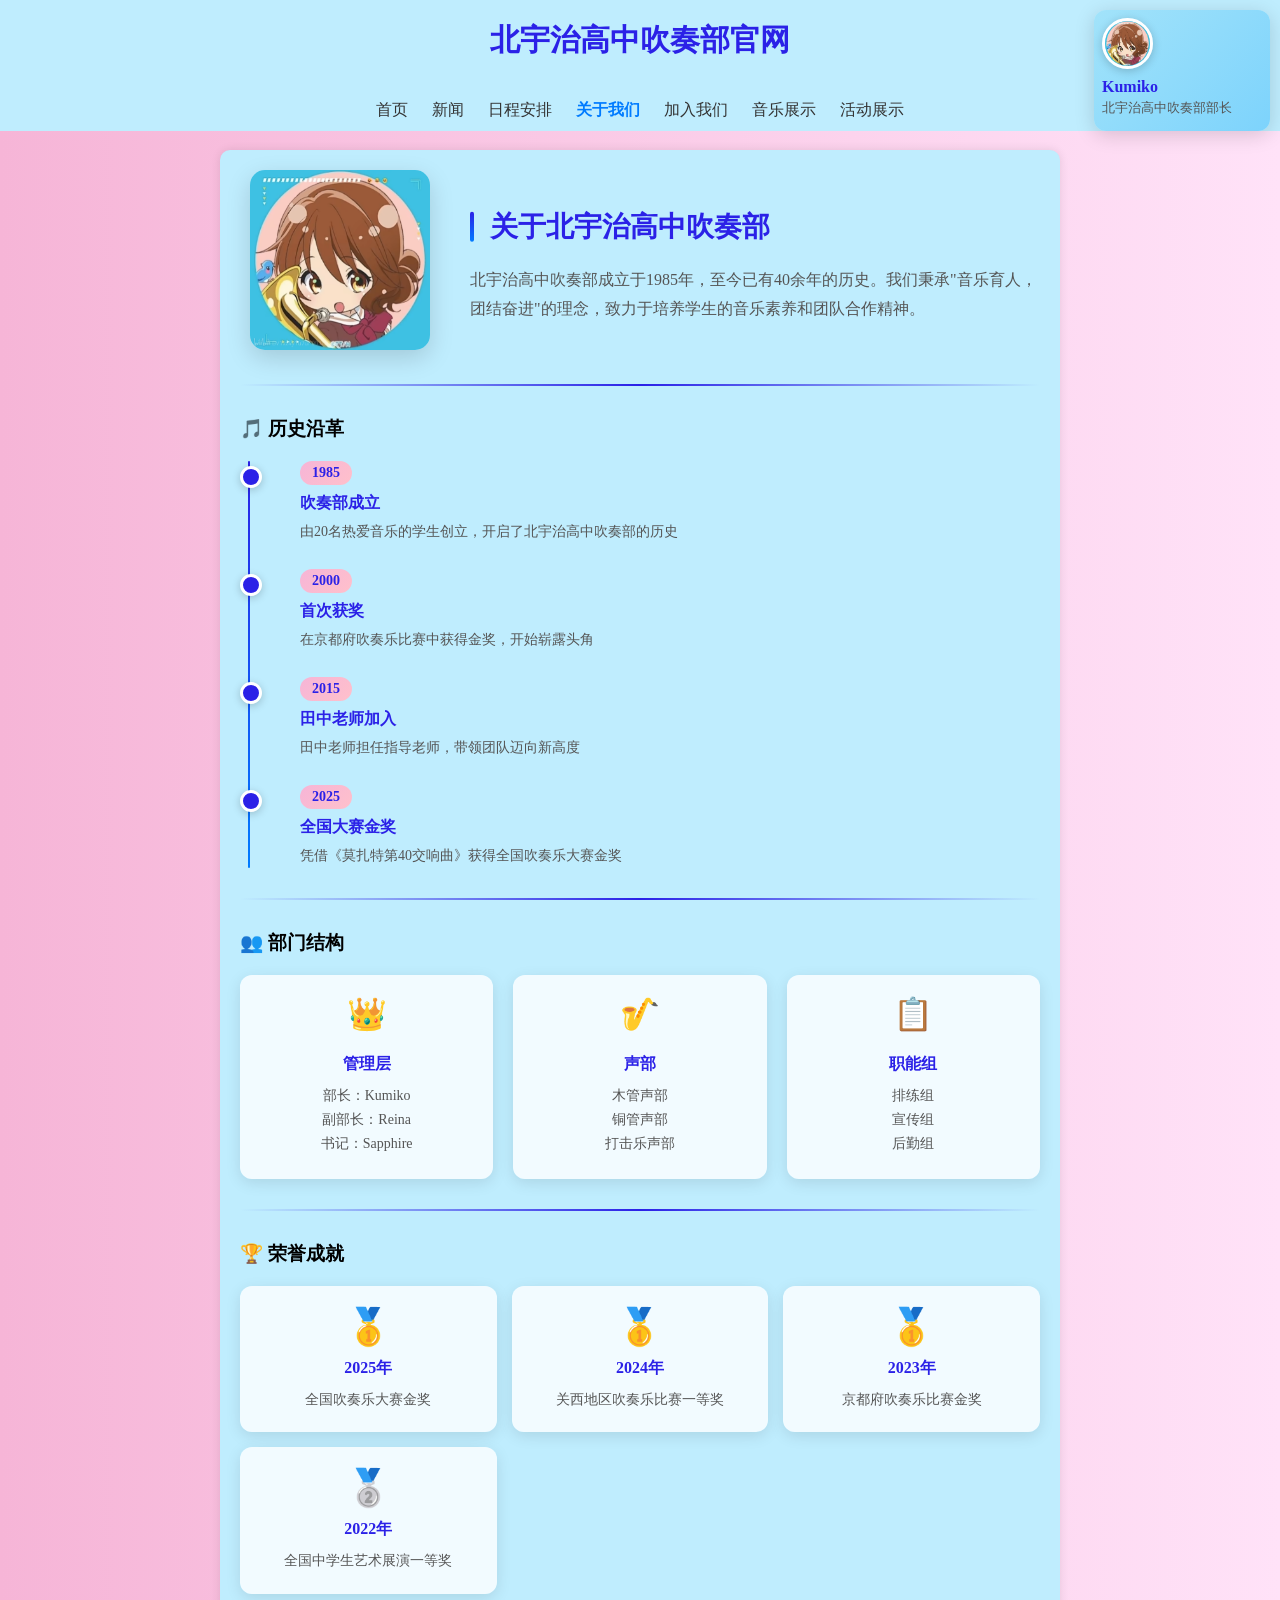
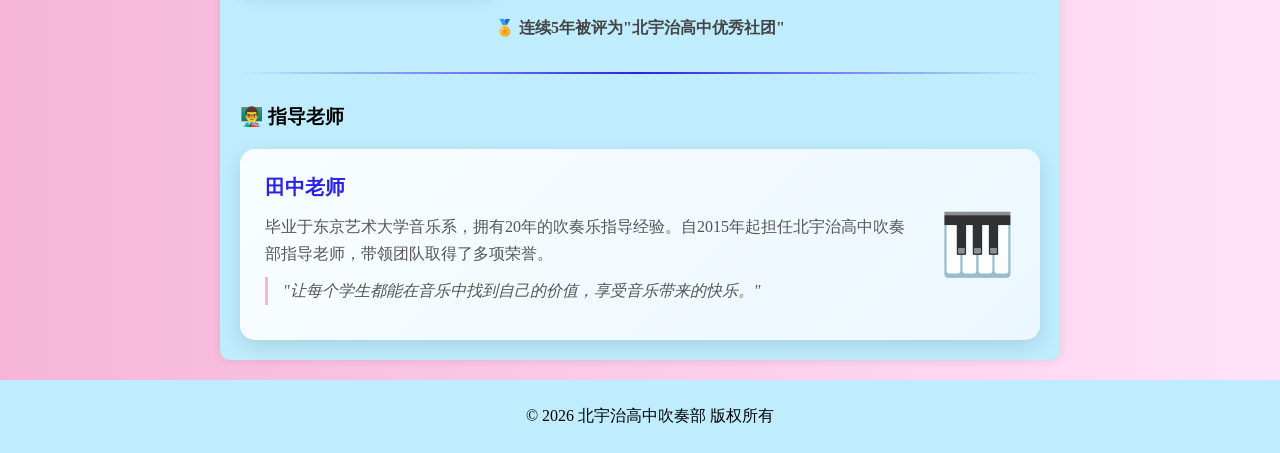
<file: about.html>
<!DOCTYPE html>
<html lang="zh-CN">
<head>
    <meta charset="UTF-8">
    <meta name="viewport" content="width=device-width, initial-scale=1.0">
    <title>关于我们 - 北宇治高中吹奏部官网</title>
    <link rel="stylesheet" href="styles.css">
</head>
<body>
    <div id="header-container"></div>
    
    <div class="main animate-fade-in">
        <div class="about-hero">
            <div class="about-image">
                <img src="images/kumiko_avatar.png" alt="吹奏部活动" class="about-img">
            </div>
            <div class="about-intro">
                <h2>关于北宇治高中吹奏部</h2>
                <p>北宇治高中吹奏部成立于1985年，至今已有40余年的历史。我们秉承"音乐育人，团结奋进"的理念，致力于培养学生的音乐素养和团队合作精神。</p>
            </div>
        </div>

        <div class="section-divider"></div>

        <section class="about-section">
            <h3>🎵 历史沿革</h3>
            <div class="timeline">
                <div class="timeline-item">
                    <div class="timeline-year">1985</div>
                    <div class="timeline-content">
                        <h4>吹奏部成立</h4>
                        <p>由20名热爱音乐的学生创立，开启了北宇治高中吹奏部的历史</p>
                    </div>
                </div>
                <div class="timeline-item">
                    <div class="timeline-year">2000</div>
                    <div class="timeline-content">
                        <h4>首次获奖</h4>
                        <p>在京都府吹奏乐比赛中获得金奖，开始崭露头角</p>
                    </div>
                </div>
                <div class="timeline-item">
                    <div class="timeline-year">2015</div>
                    <div class="timeline-content">
                        <h4>田中老师加入</h4>
                        <p>田中老师担任指导老师，带领团队迈向新高度</p>
                    </div>
                </div>
                <div class="timeline-item">
                    <div class="timeline-year">2025</div>
                    <div class="timeline-content">
                        <h4>全国大赛金奖</h4>
                        <p>凭借《莫扎特第40交响曲》获得全国吹奏乐大赛金奖</p>
                    </div>
                </div>
            </div>
        </section>

        <div class="section-divider"></div>

        <section class="about-section">
            <h3>👥 部门结构</h3>
            <div class="structure">
                <div class="structure-item card-hover">
                    <div class="structure-icon">👑</div>
                    <h4>管理层</h4>
                    <ul>
                        <li>部长：Kumiko</li>
                        <li>副部长：Reina</li>
                        <li>书记：Sapphire</li>
                    </ul>
                </div>
                <div class="structure-item card-hover">
                    <div class="structure-icon">🎷</div>
                    <h4>声部</h4>
                    <ul>
                        <li>木管声部</li>
                        <li>铜管声部</li>
                        <li>打击乐声部</li>
                    </ul>
                </div>
                <div class="structure-item card-hover">
                    <div class="structure-icon">📋</div>
                    <h4>职能组</h4>
                    <ul>
                        <li>排练组</li>
                        <li>宣传组</li>
                        <li>后勤组</li>
                    </ul>
                </div>
            </div>
        </section>

        <div class="section-divider"></div>

        <section class="about-section">
            <h3>🏆 荣誉成就</h3>
            <div class="achievements-grid">
                <div class="achievement-card card-hover">
                    <div class="achievement-badge">🥇</div>
                    <h4>2025年</h4>
                    <p>全国吹奏乐大赛金奖</p>
                </div>
                <div class="achievement-card card-hover">
                    <div class="achievement-badge">🥇</div>
                    <h4>2024年</h4>
                    <p>关西地区吹奏乐比赛一等奖</p>
                </div>
                <div class="achievement-card card-hover">
                    <div class="achievement-badge">🥇</div>
                    <h4>2023年</h4>
                    <p>京都府吹奏乐比赛金奖</p>
                </div>
                <div class="achievement-card card-hover">
                    <div class="achievement-badge">🥈</div>
                    <h4>2022年</h4>
                    <p>全国中学生艺术展演一等奖</p>
                </div>
            </div>
            <p class="achievement-note">🏅 连续5年被评为"北宇治高中优秀社团"</p>
        </section>

        <div class="section-divider"></div>

        <section class="about-section">
            <h3>👨‍🏫 指导老师</h3>
            <div class="teacher card-hover">
                <div class="teacher-info">
                    <h4>田中老师</h4>
                    <p>毕业于东京艺术大学音乐系，拥有20年的吹奏乐指导经验。自2015年起担任北宇治高中吹奏部指导老师，带领团队取得了多项荣誉。</p>
                    <p class="teacher-quote">"让每个学生都能在音乐中找到自己的价值，享受音乐带来的快乐。"</p>
                </div>
                <div class="teacher-icon">🎹</div>
            </div>
        </section>
    </div>

    <div class="footer">
        <p>© 2026 北宇治高中吹奏部 版权所有</p>
    </div>

    <script src="header.js"></script>

    <style>
        .about-hero {
            display: flex;
            flex-wrap: wrap;
            gap: 30px;
            align-items: center;
            margin-bottom: 20px;
        }

        .about-image {
            flex: 0 0 200px;
            text-align: center;
        }

        .about-img {
            width: 180px;
            height: 180px;
            border-radius: 15px;
            box-shadow: 0 8px 25px rgba(0, 0, 0, 0.15);
            transition: transform 0.3s ease;
        }

        .about-image:hover .about-img {
            transform: scale(1.05);
        }

        .about-intro {
            flex: 1;
            min-width: 300px;
        }

        .about-intro p {
            font-size: 16px;
            line-height: 1.8;
            color: #555;
        }

        .timeline {
            position: relative;
            padding-left: 30px;
        }

        .timeline::before {
            content: '';
            position: absolute;
            left: 8px;
            top: 0;
            bottom: 0;
            width: 2px;
            background: linear-gradient(180deg, #2b21e7, #007bff);
            border-radius: 1px;
        }

        .timeline-item {
            position: relative;
            margin-bottom: 25px;
            padding-left: 30px;
        }

        .timeline-item::before {
            content: '';
            position: absolute;
            left: -30px;
            top: 5px;
            width: 16px;
            height: 16px;
            background: #2b21e7;
            border-radius: 50%;
            border: 3px solid #fff;
            box-shadow: 0 2px 8px rgba(0, 0, 0, 0.2);
        }

        .timeline-year {
            display: inline-block;
            background: linear-gradient(135deg, #f6b5d7, #ffc0cb);
            color: #2b21e7;
            padding: 4px 12px;
            border-radius: 15px;
            font-weight: bold;
            font-size: 14px;
            margin-bottom: 8px;
        }

        .timeline-content h4 {
            color: #2b21e7;
            margin: 0 0 5px 0;
        }

        .timeline-content p {
            color: #555;
            margin: 0;
            font-size: 14px;
        }

        .structure {
            display: flex;
            flex-wrap: wrap;
            gap: 20px;
        }

        .structure-item {
            flex: 1;
            min-width: 200px;
            background-color: rgba(255, 255, 255, 0.8);
            padding: 20px;
            border-radius: 12px;
            box-shadow: 0 4px 15px rgba(0, 0, 0, 0.1);
            text-align: center;
        }

        .structure-icon {
            font-size: 32px;
            margin-bottom: 10px;
        }

        .structure-item h4 {
            color: #2b21e7;
            margin-bottom: 12px;
        }

        .structure-item ul {
            padding-left: 0;
            margin: 0;
            list-style: none;
        }

        .structure-item li {
            margin-bottom: 6px;
            color: #555;
            font-size: 14px;
        }

        .achievements-grid {
            display: grid;
            grid-template-columns: repeat(auto-fit, minmax(200px, 1fr));
            gap: 15px;
            margin-bottom: 20px;
        }

        .achievement-card {
            background: rgba(255, 255, 255, 0.8);
            padding: 20px;
            border-radius: 12px;
            text-align: center;
            box-shadow: 0 4px 15px rgba(0, 0, 0, 0.1);
        }

        .achievement-badge {
            font-size: 36px;
            margin-bottom: 10px;
        }

        .achievement-card h4 {
            color: #2b21e7;
            margin: 0 0 8px 0;
            font-size: 16px;
        }

        .achievement-card p {
            color: #555;
            margin: 0;
            font-size: 14px;
        }

        .achievement-note {
            text-align: center;
            color: #2b21e7;
            font-weight: 600;
        }

        .teacher {
            background: linear-gradient(135deg, rgba(255, 255, 255, 0.9), rgba(240, 248, 255, 0.9));
            padding: 25px;
            border-radius: 15px;
            box-shadow: 0 6px 20px rgba(0, 0, 0, 0.12);
            display: flex;
            flex-wrap: wrap;
            gap: 20px;
            align-items: center;
        }

        .teacher-info {
            flex: 1;
        }

        .teacher-info h4 {
            color: #2b21e7;
            margin: 0 0 12px 0;
            font-size: 20px;
        }

        .teacher-info p {
            color: #555;
            line-height: 1.7;
            margin: 0 0 10px 0;
        }

        .teacher-quote {
            font-style: italic;
            color: #666;
            border-left: 3px solid #f6b5d7;
            padding-left: 15px;
            margin-left: 5px;
        }

        .teacher-icon {
            font-size: 60px;
            opacity: 0.8;
        }
    </style>
</body>
</html>
</file>
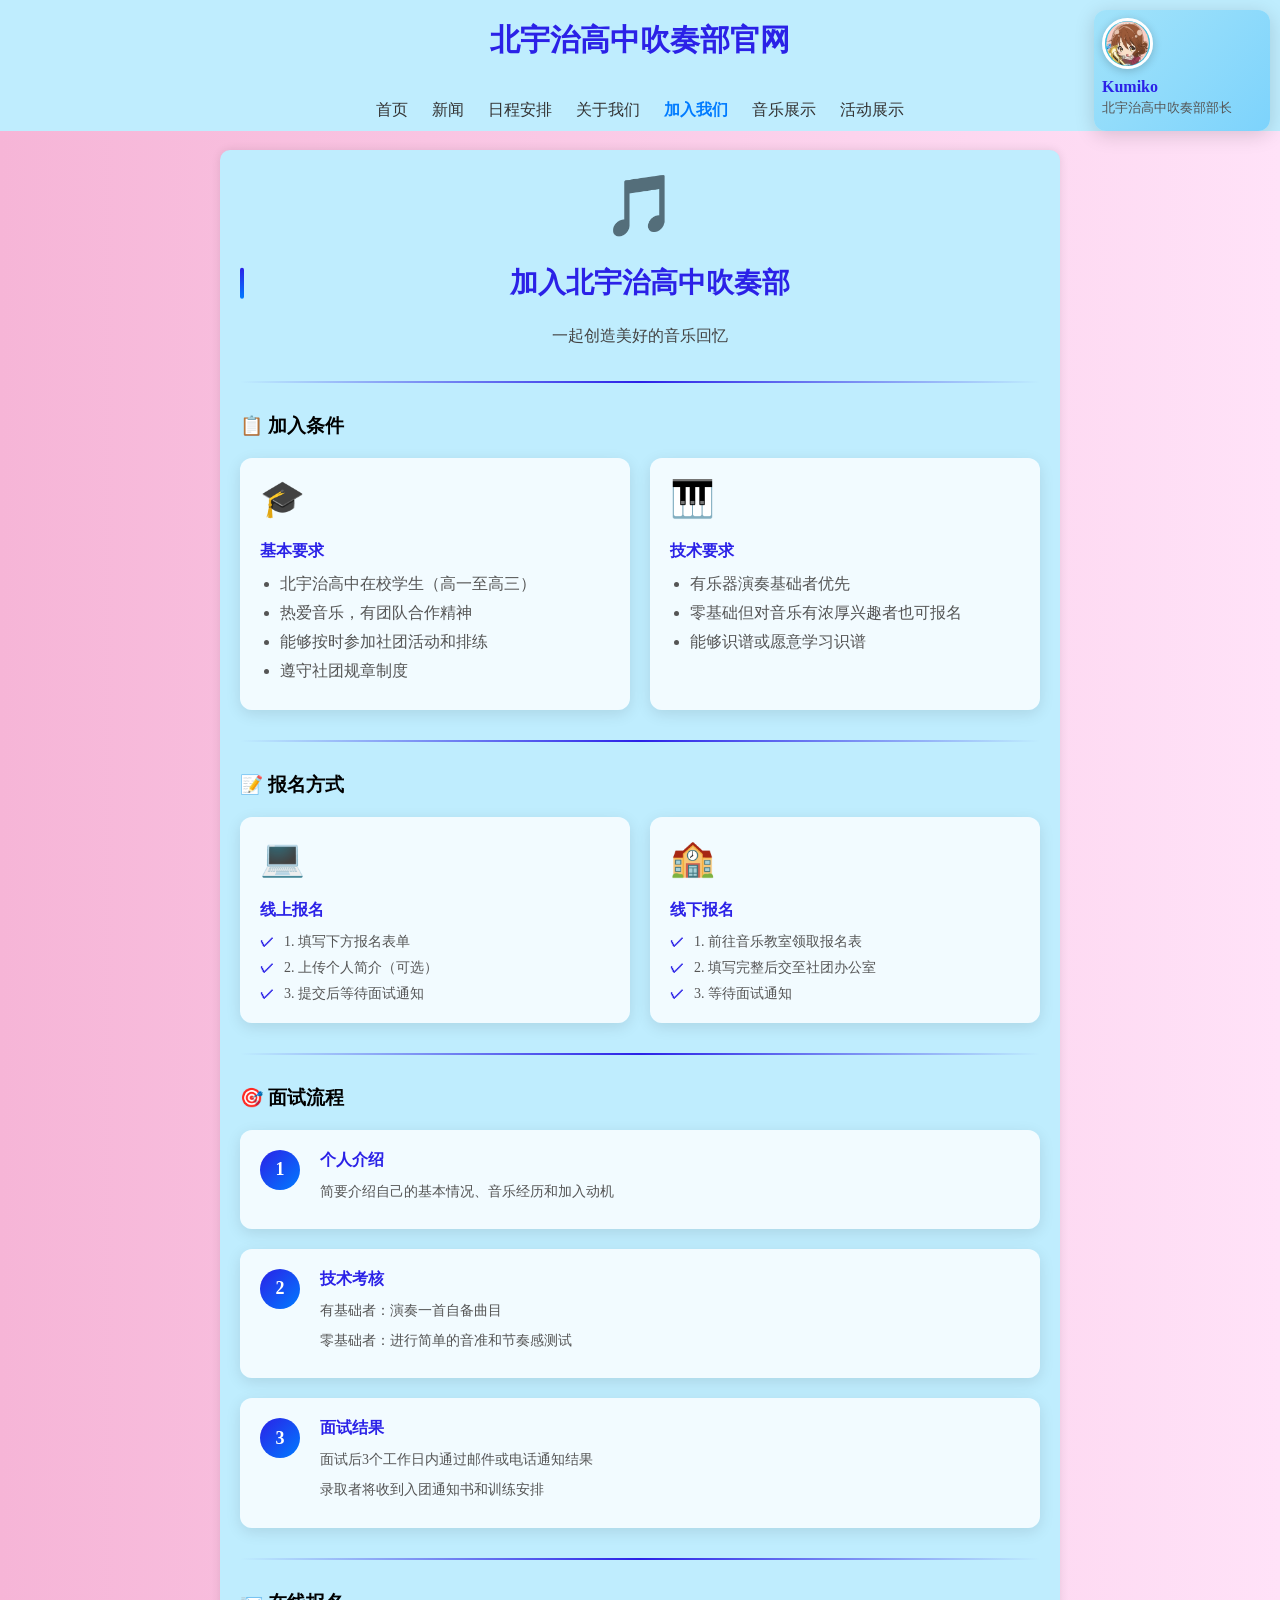
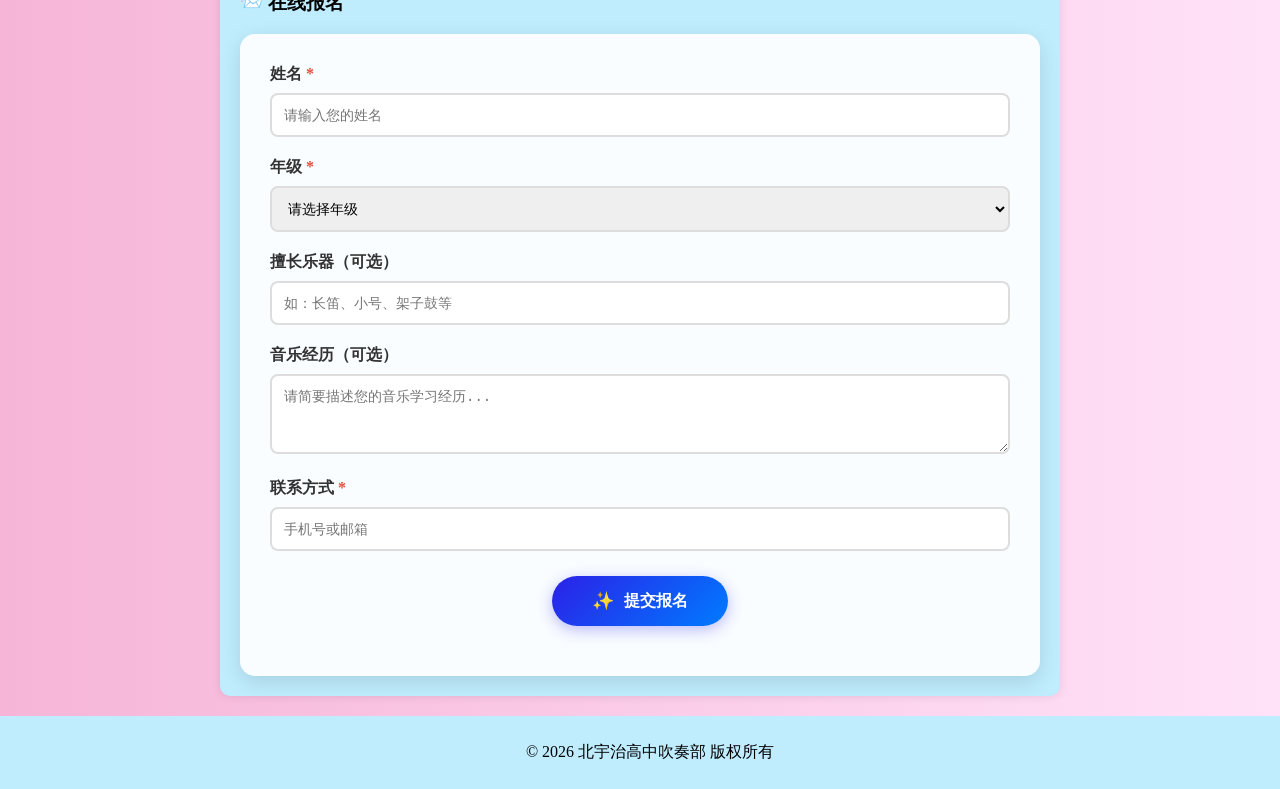
<file: join.html>
<!DOCTYPE html>
<html lang="zh-CN">
<head>
    <meta charset="UTF-8">
    <meta name="viewport" content="width=device-width, initial-scale=1.0">
    <title>加入我们 - 北宇治高中吹奏部官网</title>
    <link rel="stylesheet" href="styles.css">
</head>
<body>
    <div id="header-container"></div>
    
    <div class="main animate-fade-in">
        <div class="join-hero">
            <div class="join-icon">🎵</div>
            <h2>加入北宇治高中吹奏部</h2>
            <p class="join-subtitle">一起创造美好的音乐回忆</p>
        </div>

        <div class="section-divider"></div>

        <section class="join-section">
            <h3>📋 加入条件</h3>
            <div class="conditions">
                <div class="condition-item card-hover">
                    <div class="condition-icon">🎓</div>
                    <h4>基本要求</h4>
                    <ul>
                        <li>北宇治高中在校学生（高一至高三）</li>
                        <li>热爱音乐，有团队合作精神</li>
                        <li>能够按时参加社团活动和排练</li>
                        <li>遵守社团规章制度</li>
                    </ul>
                </div>
                <div class="condition-item card-hover">
                    <div class="condition-icon">🎹</div>
                    <h4>技术要求</h4>
                    <ul>
                        <li>有乐器演奏基础者优先</li>
                        <li>零基础但对音乐有浓厚兴趣者也可报名</li>
                        <li>能够识谱或愿意学习识谱</li>
                    </ul>
                </div>
            </div>
        </section>

        <div class="section-divider"></div>

        <section class="join-section">
            <h3>📝 报名方式</h3>
            <div class="apply-method">
                <div class="method-item card-hover">
                    <div class="method-icon">💻</div>
                    <h4>线上报名</h4>
                    <div class="method-steps">
                        <div class="step">1. 填写下方报名表单</div>
                        <div class="step">2. 上传个人简介（可选）</div>
                        <div class="step">3. 提交后等待面试通知</div>
                    </div>
                </div>
                <div class="method-item card-hover">
                    <div class="method-icon">🏫</div>
                    <h4>线下报名</h4>
                    <div class="method-steps">
                        <div class="step">1. 前往音乐教室领取报名表</div>
                        <div class="step">2. 填写完整后交至社团办公室</div>
                        <div class="step">3. 等待面试通知</div>
                    </div>
                </div>
            </div>
        </section>

        <div class="section-divider"></div>

        <section class="join-section">
            <h3>🎯 面试流程</h3>
            <div class="interview-process">
                <div class="process-step card-hover">
                    <div class="step-circle">1</div>
                    <div class="step-content">
                        <h4>个人介绍</h4>
                        <p>简要介绍自己的基本情况、音乐经历和加入动机</p>
                    </div>
                </div>
                <div class="process-step card-hover">
                    <div class="step-circle">2</div>
                    <div class="step-content">
                        <h4>技术考核</h4>
                        <p>有基础者：演奏一首自备曲目</p>
                        <p>零基础者：进行简单的音准和节奏感测试</p>
                    </div>
                </div>
                <div class="process-step card-hover">
                    <div class="step-circle">3</div>
                    <div class="step-content">
                        <h4>面试结果</h4>
                        <p>面试后3个工作日内通过邮件或电话通知结果</p>
                        <p>录取者将收到入团通知书和训练安排</p>
                    </div>
                </div>
            </div>
        </section>

        <div class="section-divider"></div>

        <section class="join-section">
            <h3>📨 在线报名</h3>
            <form class="join-form" action="#" method="post">
                <div class="form-group">
                    <label for="name">姓名 <span class="required">*</span></label>
                    <input type="text" id="name" name="name" required placeholder="请输入您的姓名">
                </div>
                <div class="form-group">
                    <label for="grade">年级 <span class="required">*</span></label>
                    <select id="grade" name="grade" required>
                        <option value="">请选择年级</option>
                        <option value="高一">高一</option>
                        <option value="高二">高二</option>
                        <option value="高三">高三</option>
                    </select>
                </div>
                <div class="form-group">
                    <label for="instrument">擅长乐器（可选）</label>
                    <input type="text" id="instrument" name="instrument" placeholder="如：长笛、小号、架子鼓等">
                </div>
                <div class="form-group">
                    <label for="experience">音乐经历（可选）</label>
                    <textarea id="experience" name="experience" rows="3" placeholder="请简要描述您的音乐学习经历..."></textarea>
                </div>
                <div class="form-group">
                    <label for="contact">联系方式 <span class="required">*</span></label>
                    <input type="text" id="contact" name="contact" required placeholder="手机号或邮箱">
                </div>
                <div class="form-group submit-group">
                    <button type="submit" class="submit-btn">
                        <span class="btn-icon">✨</span>
                        提交报名
                    </button>
                </div>
            </form>
        </section>
    </div>

    <div class="footer">
        <p>© 2026 北宇治高中吹奏部 版权所有</p>
    </div>

    <script src="header.js"></script>

    <style>
        .join-hero {
            text-align: center;
            margin-bottom: 20px;
        }

        .join-icon {
            font-size: 60px;
            margin-bottom: 15px;
            animation: bounce 2s ease-in-out infinite;
        }

        @keyframes bounce {
            0%, 100% { transform: translateY(0); }
            50% { transform: translateY(-15px); }
        }

        .join-subtitle {
            color: #666;
            font-size: 16px;
            margin-top: 5px;
        }

        .conditions {
            display: flex;
            flex-wrap: wrap;
            gap: 20px;
        }

        .condition-item {
            flex: 1;
            min-width: 300px;
            background-color: rgba(255, 255, 255, 0.8);
            padding: 20px;
            border-radius: 12px;
            box-shadow: 0 4px 15px rgba(0, 0, 0, 0.1);
        }

        .condition-icon {
            font-size: 36px;
            margin-bottom: 12px;
        }

        .condition-item h4 {
            color: #2b21e7;
            margin-bottom: 12px;
        }

        .condition-item ul {
            padding-left: 20px;
            margin: 0;
        }

        .condition-item li {
            margin-bottom: 8px;
            color: #555;
        }

        .apply-method {
            display: flex;
            flex-wrap: wrap;
            gap: 20px;
        }

        .method-item {
            flex: 1;
            min-width: 300px;
            background-color: rgba(255, 255, 255, 0.8);
            padding: 20px;
            border-radius: 12px;
            box-shadow: 0 4px 15px rgba(0, 0, 0, 0.1);
        }

        .method-icon {
            font-size: 36px;
            margin-bottom: 12px;
        }

        .method-item h4 {
            color: #2b21e7;
            margin-bottom: 12px;
        }

        .method-steps {
            display: flex;
            flex-direction: column;
            gap: 8px;
        }

        .step {
            display: flex;
            align-items: center;
            gap: 10px;
            color: #555;
            font-size: 14px;
        }

        .step::before {
            content: '✓';
            color: #2b21e7;
            font-weight: bold;
        }

        .interview-process {
            display: flex;
            flex-direction: column;
            gap: 20px;
        }

        .process-step {
            display: flex;
            align-items: flex-start;
            gap: 20px;
            background: rgba(255, 255, 255, 0.8);
            padding: 20px;
            border-radius: 12px;
            box-shadow: 0 4px 15px rgba(0, 0, 0, 0.1);
        }

        .step-circle {
            width: 40px;
            height: 40px;
            background: linear-gradient(135deg, #2b21e7, #007bff);
            color: white;
            border-radius: 50%;
            display: flex;
            align-items: center;
            justify-content: center;
            font-weight: bold;
            font-size: 18px;
            flex-shrink: 0;
        }

        .process-step .step-content {
            flex: 1;
        }

        .process-step .step-content h4 {
            color: #2b21e7;
            margin: 0 0 8px 0;
        }

        .process-step .step-content p {
            color: #555;
            margin: 0 0 5px 0;
            font-size: 14px;
        }

        .join-form {
            background: rgba(255, 255, 255, 0.9);
            padding: 30px;
            border-radius: 15px;
            box-shadow: 0 6px 20px rgba(0, 0, 0, 0.12);
        }

        .form-group {
            margin-bottom: 20px;
        }

        .form-group label {
            display: block;
            margin-bottom: 8px;
            font-weight: 600;
            color: #333;
        }

        .required {
            color: #e74c3c;
        }

        .form-group input,
        .form-group select,
        .form-group textarea {
            width: 100%;
            padding: 12px;
            border: 2px solid #ddd;
            border-radius: 8px;
            box-sizing: border-box;
            font-size: 14px;
            transition: border-color 0.3s ease, box-shadow 0.3s ease;
        }

        .form-group input:focus,
        .form-group select:focus,
        .form-group textarea:focus {
            outline: none;
            border-color: #2b21e7;
            box-shadow: 0 0 0 3px rgba(43, 33, 231, 0.1);
        }

        .form-group textarea {
            resize: vertical;
            min-height: 80px;
        }

        .submit-group {
            text-align: center;
            margin-top: 25px;
        }

        .submit-btn {
            padding: 14px 40px;
            background: linear-gradient(135deg, #2b21e7, #007bff);
            color: white;
            border: none;
            border-radius: 30px;
            font-size: 16px;
            font-weight: 600;
            cursor: pointer;
            transition: all 0.3s ease;
            display: inline-flex;
            align-items: center;
            gap: 10px;
            box-shadow: 0 4px 15px rgba(43, 33, 231, 0.3);
        }

        .submit-btn:hover {
            transform: translateY(-3px);
            box-shadow: 0 8px 25px rgba(43, 33, 231, 0.4);
        }

        .btn-icon {
            font-size: 18px;
        }
    </style>
</body>
</html>
</file>
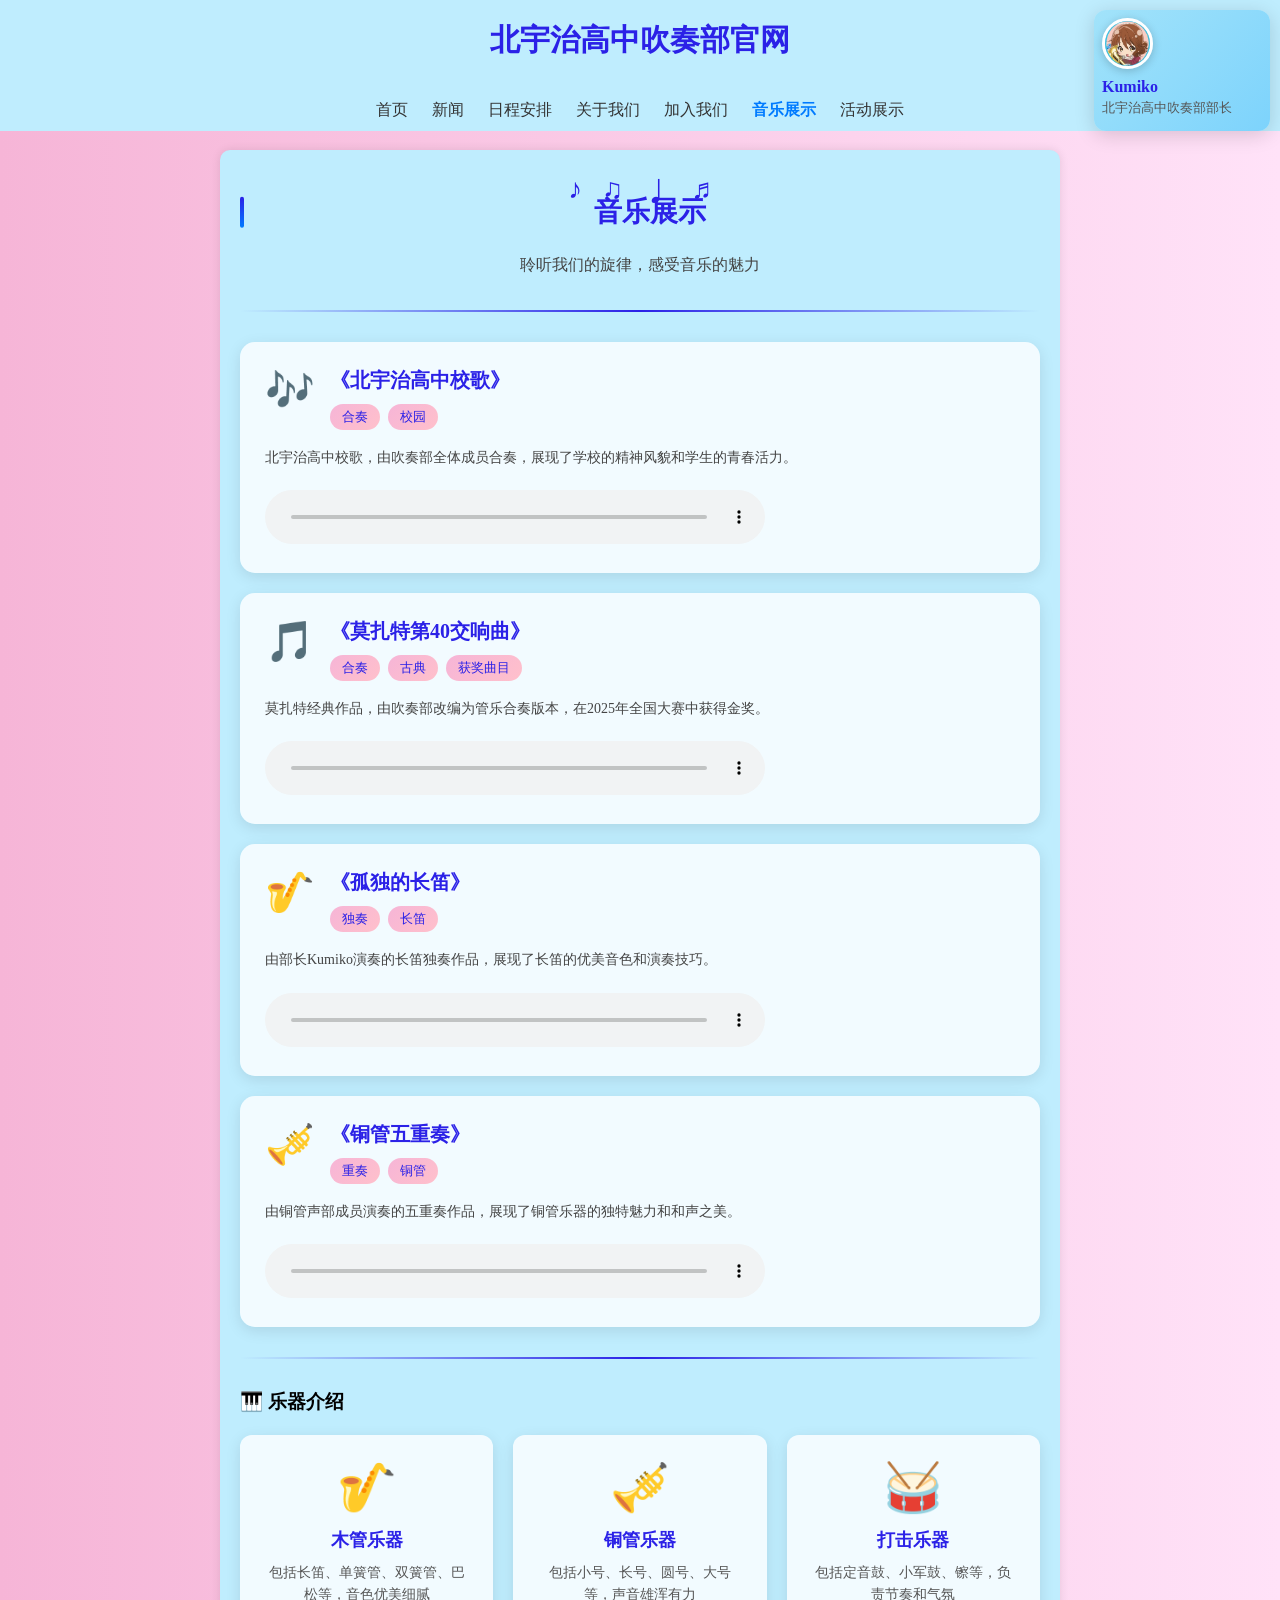
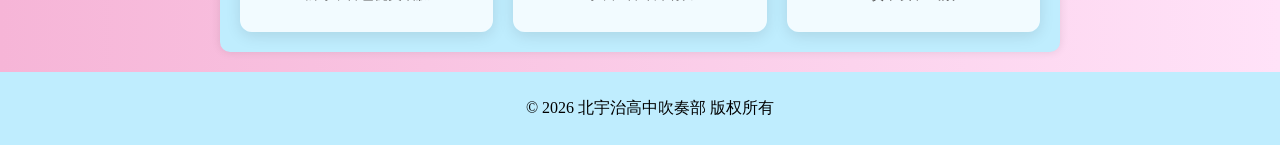
<file: music.html>
<!DOCTYPE html>
<html lang="zh-CN">
<head>
    <meta charset="UTF-8">
    <meta name="viewport" content="width=device-width, initial-scale=1.0">
    <title>音乐展示 - 北宇治高中吹奏部官网</title>
    <link rel="stylesheet" href="styles.css">
</head>
<body>
    <div id="header-container"></div>
    
    <div class="main animate-fade-in">
        <div class="music-hero">
            <div class="hero-notes">
                <span class="note">♪</span>
                <span class="note" style="animation-delay: 0.3s;">♫</span>
                <span class="note" style="animation-delay: 0.6s;">♩</span>
                <span class="note" style="animation-delay: 0.9s;">♬</span>
            </div>
            <h2>音乐展示</h2>
            <p class="music-subtitle">聆听我们的旋律，感受音乐的魅力</p>
        </div>

        <div class="section-divider"></div>

        <div class="music-list">
            <div class="music-item card-hover">
                <div class="music-header">
                    <div class="music-icon">🎶</div>
                    <div class="music-info">
                        <h3>《北宇治高中校歌》</h3>
                        <div class="music-tags">
                            <span class="tag">合奏</span>
                            <span class="tag">校园</span>
                        </div>
                    </div>
                </div>
                <p class="music-description">北宇治高中校歌，由吹奏部全体成员合奏，展现了学校的精神风貌和学生的青春活力。</p>
                <div class="music-player">
                    <audio controls class="audio-player">
                        <source src="" type="audio/mpeg">
                        您的浏览器不支持音频播放。
                    </audio>
                </div>
            </div>

            <div class="music-item card-hover">
                <div class="music-header">
                    <div class="music-icon">🎵</div>
                    <div class="music-info">
                        <h3>《莫扎特第40交响曲》</h3>
                        <div class="music-tags">
                            <span class="tag">合奏</span>
                            <span class="tag">古典</span>
                            <span class="tag">获奖曲目</span>
                        </div>
                    </div>
                </div>
                <p class="music-description">莫扎特经典作品，由吹奏部改编为管乐合奏版本，在2025年全国大赛中获得金奖。</p>
                <div class="music-player">
                    <audio controls class="audio-player">
                        <source src="" type="audio/mpeg">
                        您的浏览器不支持音频播放。
                    </audio>
                </div>
            </div>

            <div class="music-item card-hover">
                <div class="music-header">
                    <div class="music-icon">🎷</div>
                    <div class="music-info">
                        <h3>《孤独的长笛》</h3>
                        <div class="music-tags">
                            <span class="tag">独奏</span>
                            <span class="tag">长笛</span>
                        </div>
                    </div>
                </div>
                <p class="music-description">由部长Kumiko演奏的长笛独奏作品，展现了长笛的优美音色和演奏技巧。</p>
                <div class="music-player">
                    <audio controls class="audio-player">
                        <source src="" type="audio/mpeg">
                        您的浏览器不支持音频播放。
                    </audio>
                </div>
            </div>

            <div class="music-item card-hover">
                <div class="music-header">
                    <div class="music-icon">🎺</div>
                    <div class="music-info">
                        <h3>《铜管五重奏》</h3>
                        <div class="music-tags">
                            <span class="tag">重奏</span>
                            <span class="tag">铜管</span>
                        </div>
                    </div>
                </div>
                <p class="music-description">由铜管声部成员演奏的五重奏作品，展现了铜管乐器的独特魅力和和声之美。</p>
                <div class="music-player">
                    <audio controls class="audio-player">
                        <source src="" type="audio/mpeg">
                        您的浏览器不支持音频播放。
                    </audio>
                </div>
            </div>
        </div>

        <div class="section-divider"></div>

        <section class="instruments">
            <h3>🎹 乐器介绍</h3>
            <div class="instruments-grid">
                <div class="instrument-card card-hover">
                    <div class="instrument-icon">🎷</div>
                    <h4>木管乐器</h4>
                    <p>包括长笛、单簧管、双簧管、巴松等，音色优美细腻</p>
                </div>
                <div class="instrument-card card-hover">
                    <div class="instrument-icon">🎺</div>
                    <h4>铜管乐器</h4>
                    <p>包括小号、长号、圆号、大号等，声音雄浑有力</p>
                </div>
                <div class="instrument-card card-hover">
                    <div class="instrument-icon">🥁</div>
                    <h4>打击乐器</h4>
                    <p>包括定音鼓、小军鼓、镲等，负责节奏和气氛</p>
                </div>
            </div>
        </section>
    </div>

    <div class="footer">
        <p>© 2026 北宇治高中吹奏部 版权所有</p>
    </div>

    <script src="header.js"></script>

    <style>
        .music-hero {
            text-align: center;
            margin-bottom: 20px;
            position: relative;
        }

        .hero-notes {
            position: absolute;
            top: -20px;
            left: 50%;
            transform: translateX(-50%);
            width: 100%;
            display: flex;
            justify-content: center;
            gap: 20px;
        }

        .note {
            font-size: 28px;
            color: #2b21e7;
            animation: float 3s ease-in-out infinite;
        }

        @keyframes float {
            0%, 100% { transform: translateY(0) rotate(0deg); }
            50% { transform: translateY(-15px) rotate(10deg); }
        }

        .music-subtitle {
            color: #666;
            font-size: 16px;
            margin-top: 5px;
        }

        .music-list {
            display: flex;
            flex-direction: column;
            gap: 20px;
        }

        .music-item {
            background: rgba(255, 255, 255, 0.8);
            padding: 25px;
            border-radius: 15px;
            box-shadow: 0 4px 15px rgba(0, 0, 0, 0.1);
        }

        .music-header {
            display: flex;
            align-items: flex-start;
            gap: 15px;
            margin-bottom: 15px;
        }

        .music-icon {
            font-size: 40px;
        }

        .music-info h3 {
            color: #2b21e7;
            margin: 0 0 10px 0;
            font-size: 20px;
        }

        .music-tags {
            display: flex;
            flex-wrap: wrap;
            gap: 8px;
        }

        .tag {
            background: linear-gradient(135deg, #f6b5d7, #ffc0cb);
            color: #2b21e7;
            padding: 4px 12px;
            border-radius: 15px;
            font-size: 13px;
            font-weight: 500;
        }

        .music-description {
            color: #555;
            line-height: 1.6;
            margin: 0 0 20px 0;
            font-size: 14px;
        }

        .audio-player {
            width: 100%;
            max-width: 500px;
            border-radius: 8px;
            transition: transform 0.3s ease;
        }

        .audio-player:hover {
            transform: scale(1.02);
        }

        .instruments-grid {
            display: grid;
            grid-template-columns: repeat(auto-fit, minmax(200px, 1fr));
            gap: 20px;
            margin-top: 20px;
        }

        .instrument-card {
            background: rgba(255, 255, 255, 0.8);
            padding: 25px;
            border-radius: 12px;
            text-align: center;
            box-shadow: 0 4px 15px rgba(0, 0, 0, 0.1);
        }

        .instrument-icon {
            font-size: 48px;
            margin-bottom: 12px;
        }

        .instrument-card h4 {
            color: #2b21e7;
            margin: 0 0 10px 0;
            font-size: 18px;
        }

        .instrument-card p {
            color: #555;
            margin: 0;
            font-size: 14px;
            line-height: 1.6;
        }
    </style>
</body>
</html>
</file>
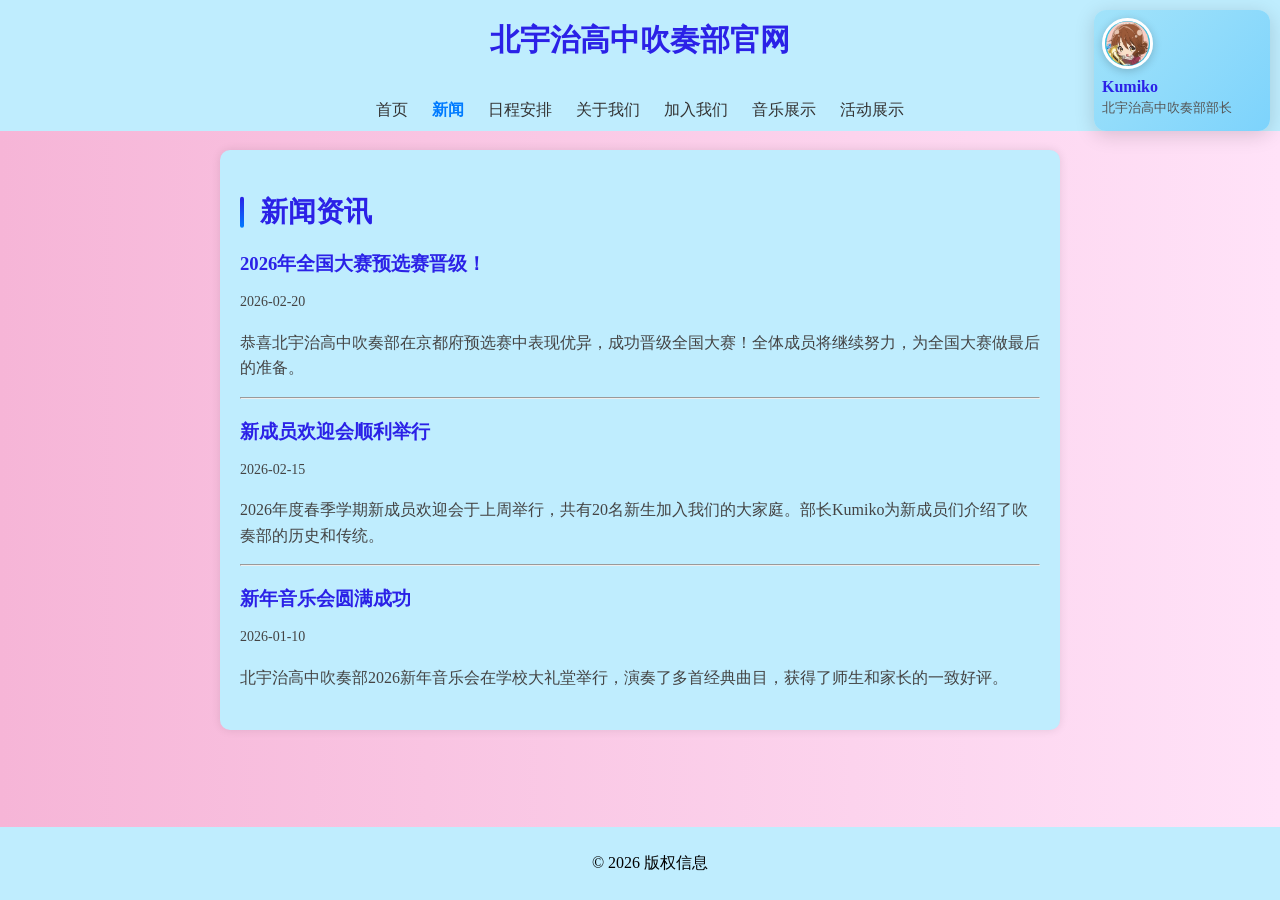
<file: news.html>
<!DOCTYPE html> <!-- HTML5 文档类型声明，告诉浏览器这是一个 HTML5 文档 -->
<html lang="en"> <!-- HTML 根元素，lang 属性指定页面语言为英语 -->

<head> <!-- 头部区域开始，包含页面的元数据 -->
    <meta charset="UTF-8"> <!-- 元数据，指定页面字符编码为 UTF-8，支持多语言 -->
    <meta name="viewport" content="width=device-width, initial-scale=1.0"> <!-- 元数据，设置视口以适应移动设备屏幕 -->
    <title>新闻 - 北宇治高中吹奏部官网</title> <!-- 页面标题，显示在浏览器标签栏 -->
    <link rel="stylesheet" href="styles.css">
</head> <!-- 头部区域结束 -->

<body> <!-- 主体区域开始，包含页面的可见内容 -->
    <div id="header-container"></div>
    <!-- 主体内容区域 -->
    <div class="main">
        <h2>新闻资讯</h2>

        <!-- 新闻列表 -->
        <div class="news-list">
            <!-- 新闻项 1 -->
            <div class="news-item">
                <h3>2026年全国大赛预选赛晋级！</h3>
                <p class="news-date">2026-02-20</p>
                <p>恭喜北宇治高中吹奏部在京都府预选赛中表现优异，成功晋级全国大赛！全体成员将继续努力，为全国大赛做最后的准备。</p>
                <hr>
            </div>

            <!-- 新闻项 2 -->
            <div class="news-item">
                <h3>新成员欢迎会顺利举行</h3>
                <p class="news-date">2026-02-15</p>
                <p>2026年度春季学期新成员欢迎会于上周举行，共有20名新生加入我们的大家庭。部长Kumiko为新成员们介绍了吹奏部的历史和传统。</p>
                <hr>
            </div>

            <!-- 新闻项 3 -->
            <div class="news-item">
                <h3>新年音乐会圆满成功</h3>
                <p class="news-date">2026-01-10</p>
                <p>北宇治高中吹奏部2026新年音乐会在学校大礼堂举行，演奏了多首经典曲目，获得了师生和家长的一致好评。</p>
            </div>
        </div>
    </div>
    <!-- 底部区域 -->
    <div class="footer">
        <p>© 2026 版权信息</p>
    </div>

    <style>
        .news-list {
            text-align: left;
        }

        .news-item {
            margin-bottom: 20px;
        }

        .news-item h3 {
            color: #2b21e7;
            margin-bottom: 5px;
        }

        .news-date {
            color: #666;
            font-size: 14px;
            margin-bottom: 10px;
        }

        .news-item p {
            line-height: 1.6;
        }
    </style>
    <script src="header.js"></script>
</body> <!-- 主体区域结束 -->

</html> <!-- HTML 根元素结束 -->
</file>
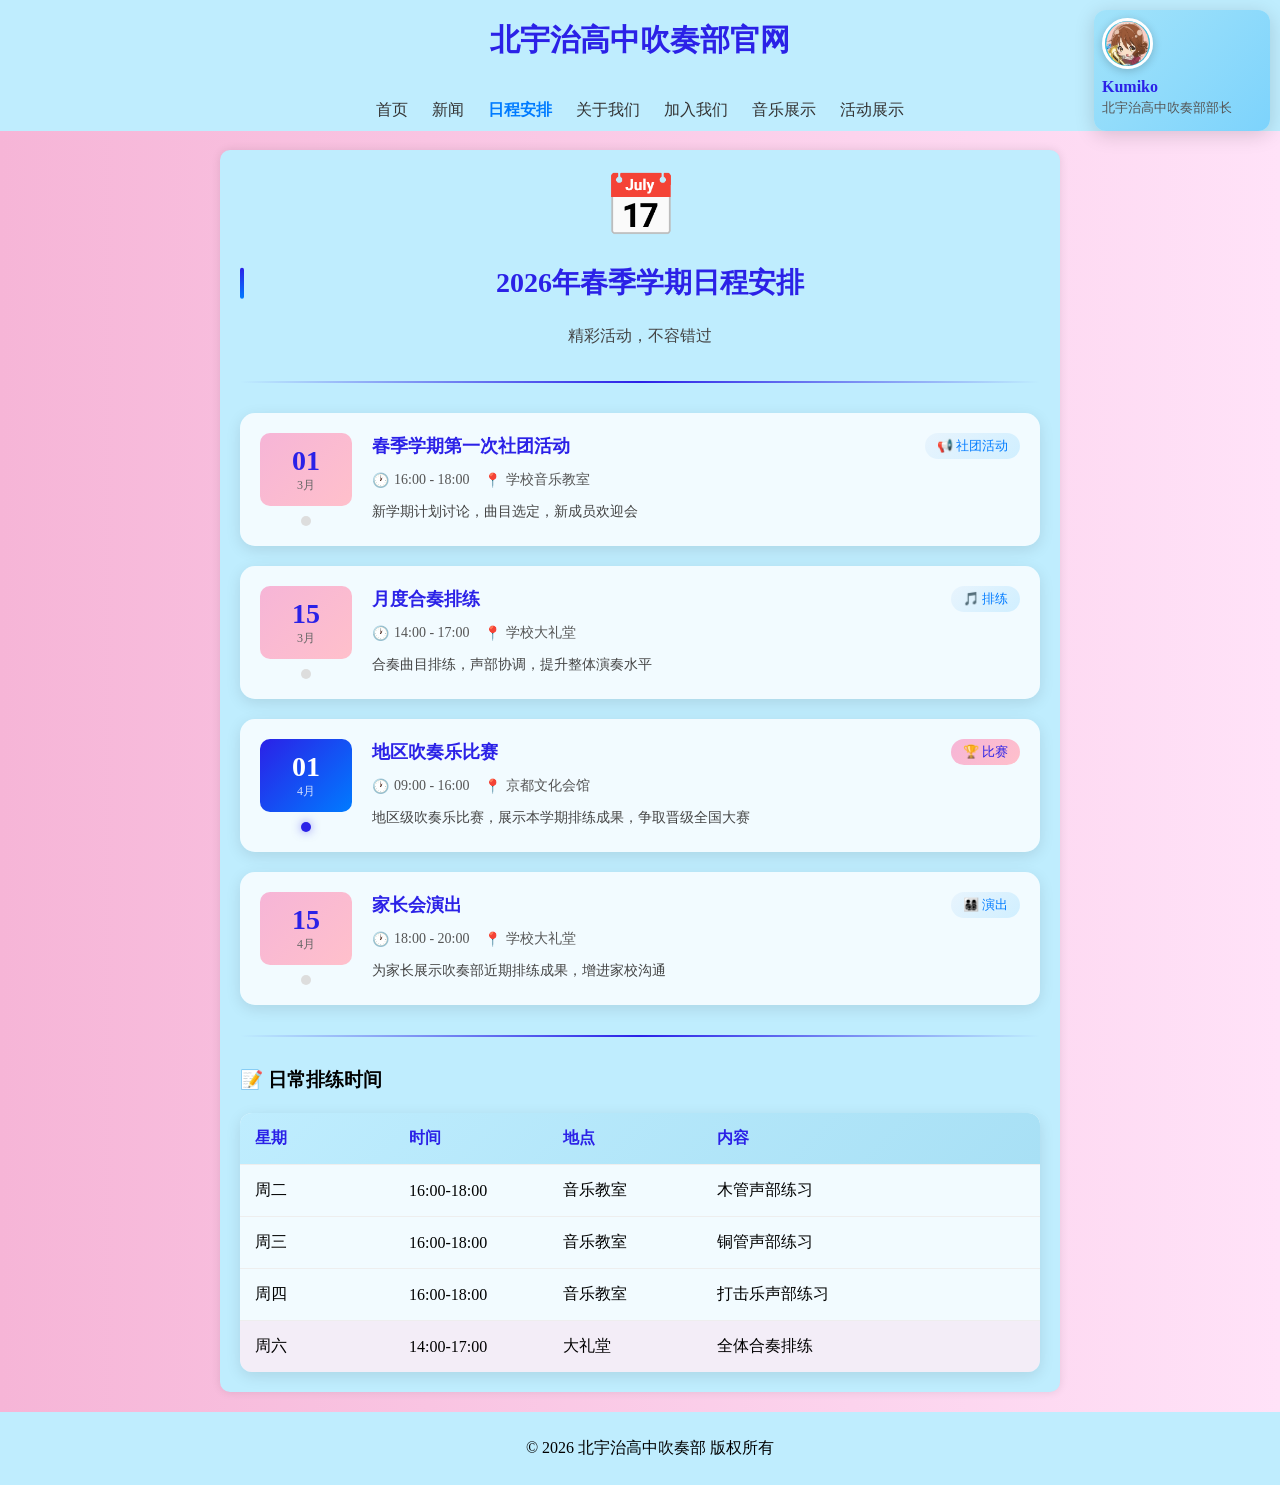
<file: schedule.html>
<!DOCTYPE html>
<html lang="zh-CN">
<head>
    <meta charset="UTF-8">
    <meta name="viewport" content="width=device-width, initial-scale=1.0">
    <title>日程安排 - 北宇治高中吹奏部官网</title>
    <link rel="stylesheet" href="styles.css">
</head>
<body>
    <div id="header-container"></div>
    
    <div class="main animate-fade-in">
        <div class="schedule-hero">
            <div class="hero-icon">📅</div>
            <h2>2026年春季学期日程安排</h2>
            <p class="schedule-subtitle">精彩活动，不容错过</p>
        </div>

        <div class="section-divider"></div>

        <div class="schedule-list">
            <div class="schedule-item card-hover">
                <div class="schedule-date-wrapper">
                    <div class="schedule-date">
                        <span class="date-day">01</span>
                        <span class="date-month">3月</span>
                    </div>
                    <div class="schedule-dot"></div>
                </div>
                <div class="schedule-content">
                    <div class="schedule-header">
                        <h3>春季学期第一次社团活动</h3>
                        <span class="schedule-tag">📢 社团活动</span>
                    </div>
                    <div class="schedule-details">
                        <div class="detail-item">
                            <span class="detail-icon">🕐</span>
                            <span>16:00 - 18:00</span>
                        </div>
                        <div class="detail-item">
                            <span class="detail-icon">📍</span>
                            <span>学校音乐教室</span>
                        </div>
                    </div>
                    <p class="schedule-description">新学期计划讨论，曲目选定，新成员欢迎会</p>
                </div>
            </div>

            <div class="schedule-item card-hover">
                <div class="schedule-date-wrapper">
                    <div class="schedule-date">
                        <span class="date-day">15</span>
                        <span class="date-month">3月</span>
                    </div>
                    <div class="schedule-dot"></div>
                </div>
                <div class="schedule-content">
                    <div class="schedule-header">
                        <h3>月度合奏排练</h3>
                        <span class="schedule-tag">🎵 排练</span>
                    </div>
                    <div class="schedule-details">
                        <div class="detail-item">
                            <span class="detail-icon">🕐</span>
                            <span>14:00 - 17:00</span>
                        </div>
                        <div class="detail-item">
                            <span class="detail-icon">📍</span>
                            <span>学校大礼堂</span>
                        </div>
                    </div>
                    <p class="schedule-description">合奏曲目排练，声部协调，提升整体演奏水平</p>
                </div>
            </div>

            <div class="schedule-item card-hover">
                <div class="schedule-date-wrapper">
                    <div class="schedule-date highlight">
                        <span class="date-day">01</span>
                        <span class="date-month">4月</span>
                    </div>
                    <div class="schedule-dot highlight-dot"></div>
                </div>
                <div class="schedule-content">
                    <div class="schedule-header">
                        <h3>地区吹奏乐比赛</h3>
                        <span class="schedule-tag highlight-tag">🏆 比赛</span>
                    </div>
                    <div class="schedule-details">
                        <div class="detail-item">
                            <span class="detail-icon">🕐</span>
                            <span>09:00 - 16:00</span>
                        </div>
                        <div class="detail-item">
                            <span class="detail-icon">📍</span>
                            <span>京都文化会馆</span>
                        </div>
                    </div>
                    <p class="schedule-description">地区级吹奏乐比赛，展示本学期排练成果，争取晋级全国大赛</p>
                </div>
            </div>

            <div class="schedule-item card-hover">
                <div class="schedule-date-wrapper">
                    <div class="schedule-date">
                        <span class="date-day">15</span>
                        <span class="date-month">4月</span>
                    </div>
                    <div class="schedule-dot"></div>
                </div>
                <div class="schedule-content">
                    <div class="schedule-header">
                        <h3>家长会演出</h3>
                        <span class="schedule-tag">👨‍👩‍👧‍👦 演出</span>
                    </div>
                    <div class="schedule-details">
                        <div class="detail-item">
                            <span class="detail-icon">🕐</span>
                            <span>18:00 - 20:00</span>
                        </div>
                        <div class="detail-item">
                            <span class="detail-icon">📍</span>
                            <span>学校大礼堂</span>
                        </div>
                    </div>
                    <p class="schedule-description">为家长展示吹奏部近期排练成果，增进家校沟通</p>
                </div>
            </div>
        </div>

        <div class="section-divider"></div>

        <section class="practice-schedule">
            <h3>📝 日常排练时间</h3>
            <div class="practice-table">
                <div class="practice-header">
                    <span>星期</span>
                    <span>时间</span>
                    <span>地点</span>
                    <span>内容</span>
                </div>
                <div class="practice-row">
                    <span>周二</span>
                    <span>16:00-18:00</span>
                    <span>音乐教室</span>
                    <span>木管声部练习</span>
                </div>
                <div class="practice-row">
                    <span>周三</span>
                    <span>16:00-18:00</span>
                    <span>音乐教室</span>
                    <span>铜管声部练习</span>
                </div>
                <div class="practice-row">
                    <span>周四</span>
                    <span>16:00-18:00</span>
                    <span>音乐教室</span>
                    <span>打击乐声部练习</span>
                </div>
                <div class="practice-row highlight-row">
                    <span>周六</span>
                    <span>14:00-17:00</span>
                    <span>大礼堂</span>
                    <span>全体合奏排练</span>
                </div>
            </div>
        </section>
    </div>

    <div class="footer">
        <p>© 2026 北宇治高中吹奏部 版权所有</p>
    </div>

    <script src="header.js"></script>

    <style>
        .schedule-hero {
            text-align: center;
            margin-bottom: 20px;
        }

        .hero-icon {
            font-size: 60px;
            margin-bottom: 15px;
            animation: pulse 2s ease-in-out infinite;
        }

        @keyframes pulse {
            0%, 100% { transform: scale(1); }
            50% { transform: scale(1.1); }
        }

        .schedule-subtitle {
            color: #666;
            font-size: 16px;
            margin-top: 5px;
        }

        .schedule-list {
            display: flex;
            flex-direction: column;
            gap: 20px;
        }

        .schedule-item {
            background: rgba(255, 255, 255, 0.8);
            border-radius: 15px;
            padding: 20px;
            display: flex;
            gap: 20px;
            box-shadow: 0 4px 15px rgba(0, 0, 0, 0.1);
            position: relative;
        }

        .schedule-date-wrapper {
            display: flex;
            flex-direction: column;
            align-items: center;
        }

        .schedule-date {
            background: linear-gradient(135deg, #f6b5d7, #ffc0cb);
            border-radius: 10px;
            padding: 12px 16px;
            text-align: center;
            min-width: 60px;
        }

        .schedule-date.highlight {
            background: linear-gradient(135deg, #2b21e7, #007bff);
            color: white;
        }

        .date-day {
            display: block;
            font-size: 28px;
            font-weight: bold;
            color: #2b21e7;
        }

        .schedule-date.highlight .date-day {
            color: white;
        }

        .date-month {
            display: block;
            font-size: 12px;
            color: #666;
        }

        .schedule-date.highlight .date-month {
            color: rgba(255, 255, 255, 0.8);
        }

        .schedule-dot {
            width: 10px;
            height: 10px;
            background: #ddd;
            border-radius: 50%;
            margin-top: 10px;
            flex-shrink: 0;
        }

        .highlight-dot {
            background: #2b21e7;
            box-shadow: 0 0 10px rgba(43, 33, 231, 0.5);
        }

        .schedule-content {
            flex: 1;
        }

        .schedule-header {
            display: flex;
            justify-content: space-between;
            align-items: center;
            margin-bottom: 12px;
            flex-wrap: wrap;
            gap: 10px;
        }

        .schedule-header h3 {
            color: #2b21e7;
            margin: 0;
            font-size: 18px;
        }

        .schedule-tag {
            background: linear-gradient(135deg, #e8f4fd, #d0efff);
            color: #007bff;
            padding: 4px 12px;
            border-radius: 15px;
            font-size: 13px;
            font-weight: 500;
        }

        .highlight-tag {
            background: linear-gradient(135deg, #f6b5d7, #ffc0cb);
            color: #2b21e7;
        }

        .schedule-details {
            display: flex;
            flex-wrap: wrap;
            gap: 15px;
            margin-bottom: 10px;
        }

        .detail-item {
            display: flex;
            align-items: center;
            gap: 5px;
            color: #555;
            font-size: 14px;
        }

        .detail-icon {
            font-size: 14px;
        }

        .schedule-description {
            color: #666;
            margin: 0;
            font-size: 14px;
            line-height: 1.5;
        }

        .practice-table {
            background: rgba(255, 255, 255, 0.8);
            border-radius: 12px;
            overflow: hidden;
            box-shadow: 0 4px 15px rgba(0, 0, 0, 0.1);
            margin-top: 20px;
        }

        .practice-header,
        .practice-row {
            display: grid;
            grid-template-columns: 1fr 1fr 1fr 2fr;
            padding: 15px;
            border-bottom: 1px solid #eee;
        }

        .practice-header {
            background: linear-gradient(135deg, #bfedfe, #a8e0f5);
            font-weight: 600;
            color: #2b21e7;
        }

        .practice-row:last-child {
            border-bottom: none;
        }

        .highlight-row {
            background: rgba(246, 181, 215, 0.2);
        }

        .practice-row span {
            display: flex;
            align-items: center;
        }
    </style>
</body>
</html>
</file>
<file: styles.css>
body {
    background: linear-gradient(to right, #f6b5d7, rgb(255, 226, 248));
    margin: 0;
    min-height: 100vh;
    display: flex;
    flex-direction: column;
}

.container {
    position: fixed;
    top: 0;
    left: 0;
    width: 100%;
    z-index: 100;
}

.header {
    background-color: #bfedfe;
    padding: 10px;
    text-align: center;
    height: 70px;
}

.header h1 {
    margin: 10px;
    font-size: 30px;
    color: #2b21e7;
    font-weight: bold;
}

.nav {
    background-color: #bfedfe;
    padding: 10px;
    text-align: center;
}

.nav a {
    margin: 0 10px;
    text-decoration: none;
    color: #333;
}

.nav a:hover {
    color: #007bff;
}

.footer {
    background-color: #bfedfe;
    padding: 10px;
    text-align: center;
    width: 100%;
    margin-top: auto;
}

.main {
    background-color: #bfedfe;
    padding: 20px;
    margin: 20px auto;
    width: 80%;
    max-width: 800px;
    border-radius: 10px;
    box-shadow: 0 0 10px rgba(0, 0, 0, 0.1);
    margin-top: 150px;
}

.main h2 {
    font-size: 24px;
    color: #2b21e7;
    margin-bottom: 15px;
}

.main p {
    line-height: 1.6;
}

.button-group {
    text-align: center;
    margin: 20px 0;
}

.button-group button {
    padding: 10px 20px;
    border: none;
    border-radius: 5px;
    background-color: #007bff;
    color: #fff;
    cursor: pointer;
    margin: 0 5px;
}

.button-group button:hover {
    background-color: #0056b3;
}

.user-card {
    background-color: #a2e3fa;
    padding: 5px;
    border-radius: 10px;
    box-shadow: 0 0 30px rgba(0, 0, 0, 0.1);
    width: 160px;
    height: 100px;
    position: absolute;
    top: 10px;
    right: 10px;
}

.user-card img {
    width: 40px;
    height: 40px;
    border-radius: 50%;
    margin: 0 0 5px 0;
}

.user-card h3 {
    margin: 0 0 3px 0;
    font-size: 16px;
}

.user-card p {
    margin: 0;
    font-size: 14px;
}
.main h2 {
    font-size: 28px;
    color: #2b21e7;
    margin-bottom: 20px;
    position: relative;
    padding-left: 20px;
}

.main h2::before {
    content: '';
    position: absolute;
    left: 0;
    top: 50%;
    width: 4px;
    height: 80%;
    background: linear-gradient(180deg, #2b21e7, #007bff);
    transform: translateY(-50%);
    border-radius: 2px;
}

.main p {
    line-height: 1.8;
    color: #444;
}

.button-group {
    text-align: center;
    margin: 30px 0;
    display: flex;
    justify-content: center;
    gap: 15px;
    flex-wrap: wrap;
}

.button-group button {
    padding: 12px 28px;
    border: none;
    border-radius: 30px;
    background: linear-gradient(135deg, #007bff, #0056b3);
    color: #fff;
    cursor: pointer;
    font-size: 16px;
    font-weight: 600;
    transition: all 0.3s ease;
    position: relative;
    overflow: hidden;
    box-shadow: 0 4px 15px rgba(0, 123, 255, 0.3);
}

.button-group button:hover {
    transform: translateY(-3px) scale(1.05);
    box-shadow: 0 8px 25px rgba(0, 123, 255, 0.5);
}

.button-group button:active {
    transform: translateY(-1px) scale(1.02);
}

.button-group button::before {
    content: '';
    position: absolute;
    top: 0;
    left: -100%;
    width: 100%;
    height: 100%;
    background: linear-gradient(90deg, transparent, rgba(255,255,255,0.2), transparent);
    transition: left 0.5s ease;
}

.button-group button:hover::before {
    left: 100%;
}

.user-card {
    background: linear-gradient(135deg, #a2e3fa, #7dd3fc);
    padding: 8px;
    border-radius: 12px;
    box-shadow: 0 4px 20px rgba(0, 0, 0, 0.15);
    width: 160px;
    height: 105px;
    position: absolute;
    top: 10px;
    right: 10px;
    transition: transform 0.3s ease, box-shadow 0.3s ease;
}

.user-card:hover {
    transform: scale(1.05);
    box-shadow: 0 8px 30px rgba(0, 0, 0, 0.2);
}

.user-card img {
    width: 45px;
    height: 45px;
    border-radius: 50%;
    margin: 0 0 5px 0;
    border: 3px solid #fff;
    box-shadow: 0 2px 10px rgba(0, 0, 0, 0.2);
    transition: transform 0.3s ease;
}

.user-card:hover img {
    transform: scale(1.1);
}

.user-card h3 {
    margin: 0 0 3px 0;
    font-size: 16px;
    color: #2b21e7;
}

.user-card p {
    margin: 0;
    font-size: 13px;
    color: #555;
}

.card-hover {
    transition: all 0.3s ease;
}

.card-hover:hover {
    transform: translateY(-5px);
    box-shadow: 0 10px 30px rgba(0, 0, 0, 0.15);
}

.animate-fade-in {
    animation: fadeIn 0.6s ease-out;
}

@keyframes fadeIn {
    from {
        opacity: 0;
        transform: translateY(20px);
    }
    to {
        opacity: 1;
        transform: translateY(0);
    }
}

.animate-pulse {
    animation: pulse 2s ease-in-out infinite;
}

@keyframes pulse {
    0%, 100% {
        opacity: 1;
    }
    50% {
        opacity: 0.7;
    }
}

.animate-bounce {
    animation: bounce 1s ease-in-out infinite;
}

@keyframes bounce {
    0%, 100% {
        transform: translateY(0);
    }
    50% {
        transform: translateY(-10px);
    }
}

.music-note {
    font-size: 24px;
    animation: float 3s ease-in-out infinite;
}

@keyframes float {
    0%, 100% {
        transform: translateY(0) rotate(0deg);
    }
    50% {
        transform: translateY(-15px) rotate(10deg);
    }
}

.section-divider {
    height: 2px;
    background: linear-gradient(90deg, transparent, #2b21e7, transparent);
    margin: 30px 0;
}

.gallery-grid {
    display: grid;
    grid-template-columns: repeat(auto-fit, minmax(200px, 1fr));
    gap: 20px;
    margin-top: 20px;
}

.gallery-item {
    border-radius: 12px;
    overflow: hidden;
    box-shadow: 0 4px 15px rgba(0, 0, 0, 0.1);
    transition: all 0.3s ease;
}

.gallery-item:hover {
    transform: scale(1.03);
    box-shadow: 0 8px 25px rgba(0, 0, 0, 0.18);
}

.gallery-item img {
    width: 100%;
    height: 150px;
    object-fit: cover;
    transition: transform 0.5s ease;
}

.gallery-item:hover img {
    transform: scale(1.1);
}

.icon {
    display: inline-flex;
    align-items: center;
    justify-content: center;
    width: 40px;
    height: 40px;
    border-radius: 50%;
    background: linear-gradient(135deg, #f6b5d7, #ffc0cb);
    margin-right: 10px;
    transition: all 0.3s ease;
}

.icon:hover {
    transform: rotate(15deg) scale(1.1);
    background: linear-gradient(135deg, #ff69b4, #ff85c0);
}

.btn-link {
    display: inline-flex;
    align-items: center;
    gap: 8px;
    padding: 10px 20px;
    background: none;
    border: 2px solid #2b21e7;
    border-radius: 25px;
    color: #2b21e7;
    text-decoration: none;
    font-weight: 600;
    transition: all 0.3s ease;
}

.btn-link:hover {
    background: #2b21e7;
    color: #fff;
    transform: translateY(-2px);
    box-shadow: 0 4px 15px rgba(43, 33, 231, 0.4);
}
</file>
